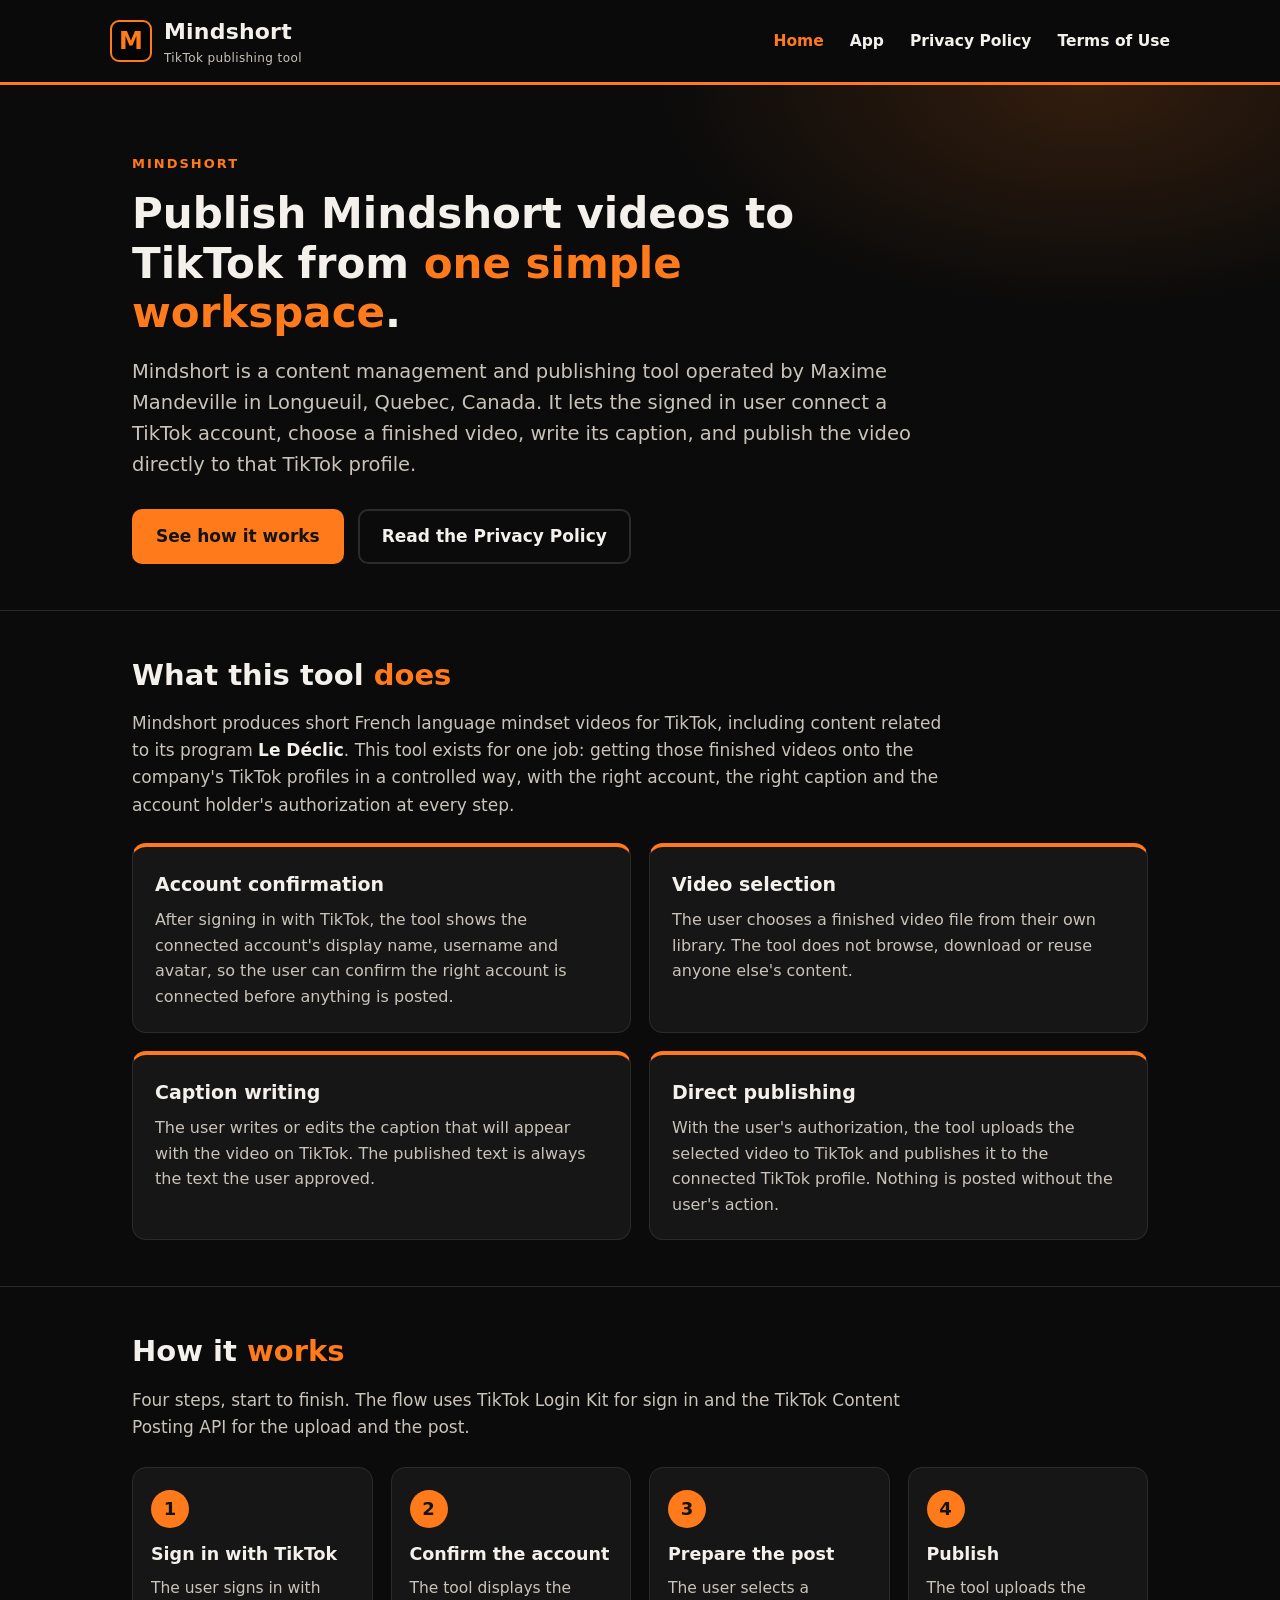
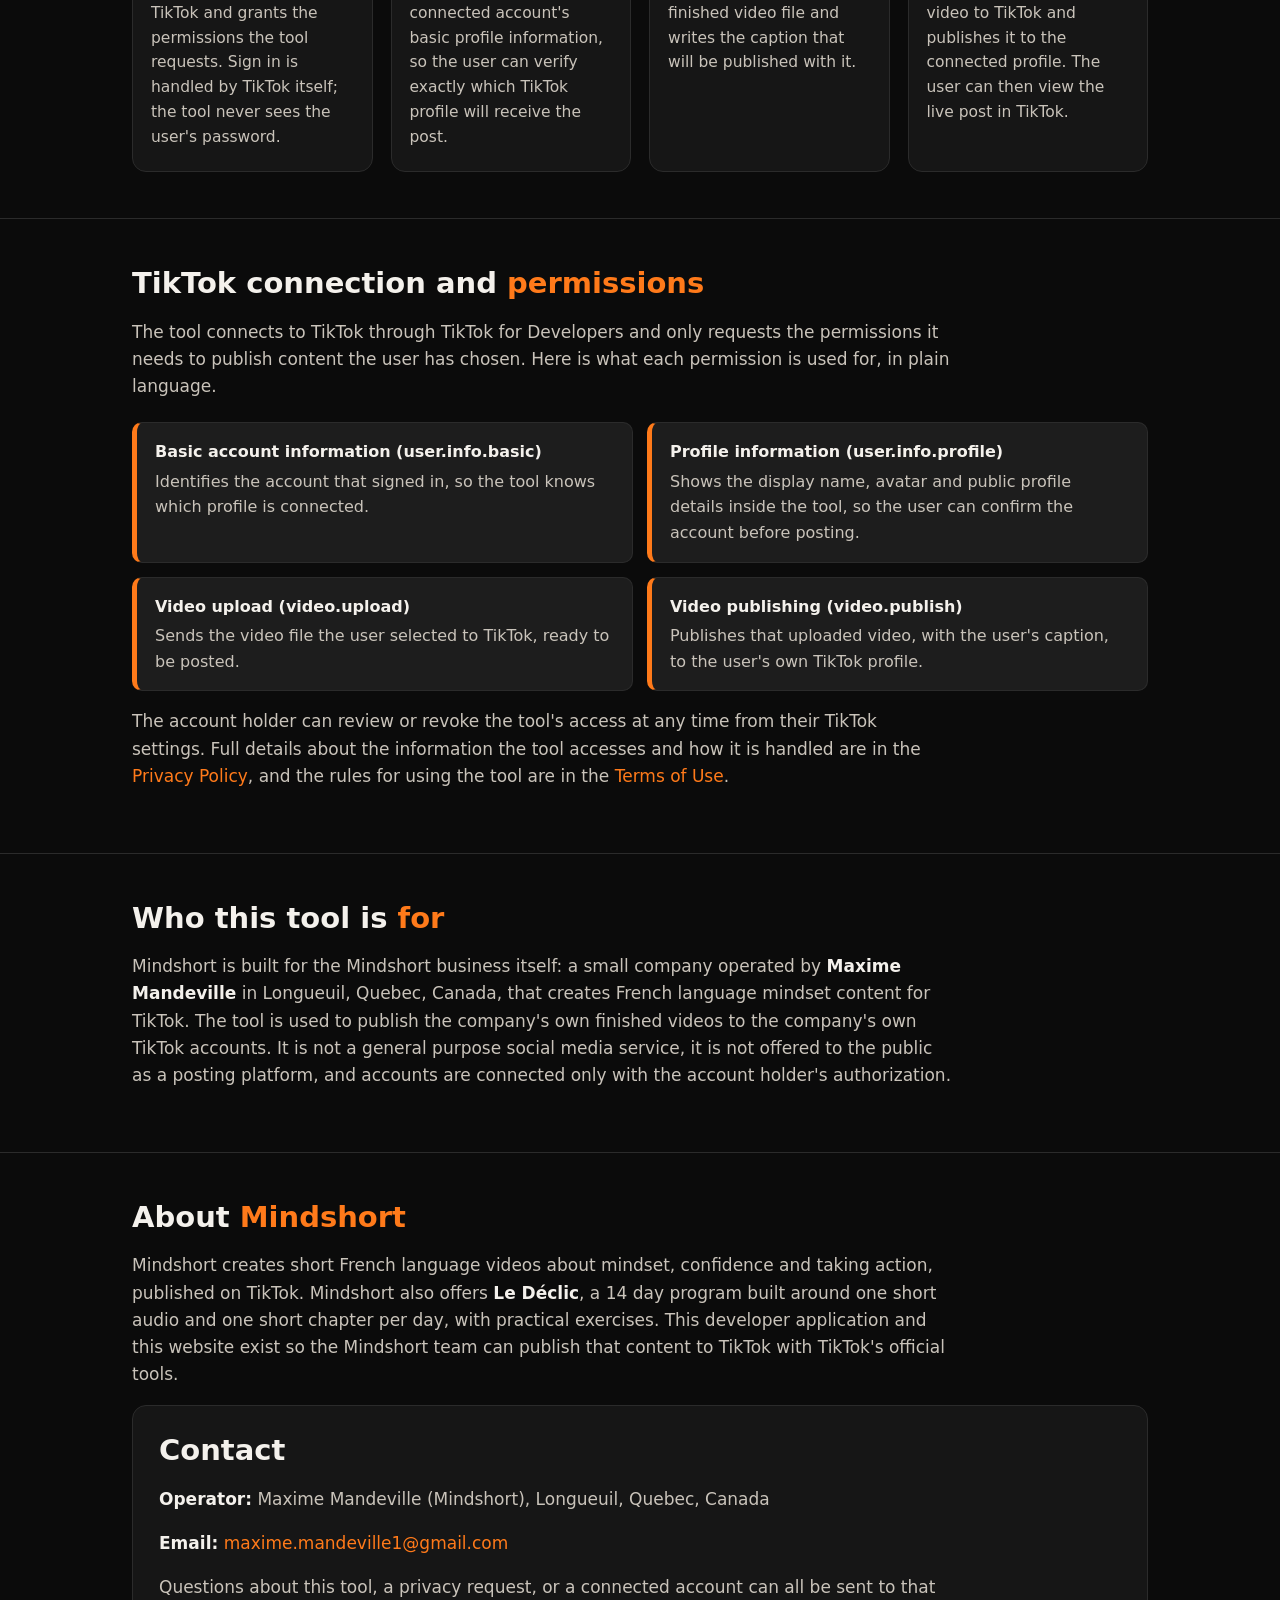
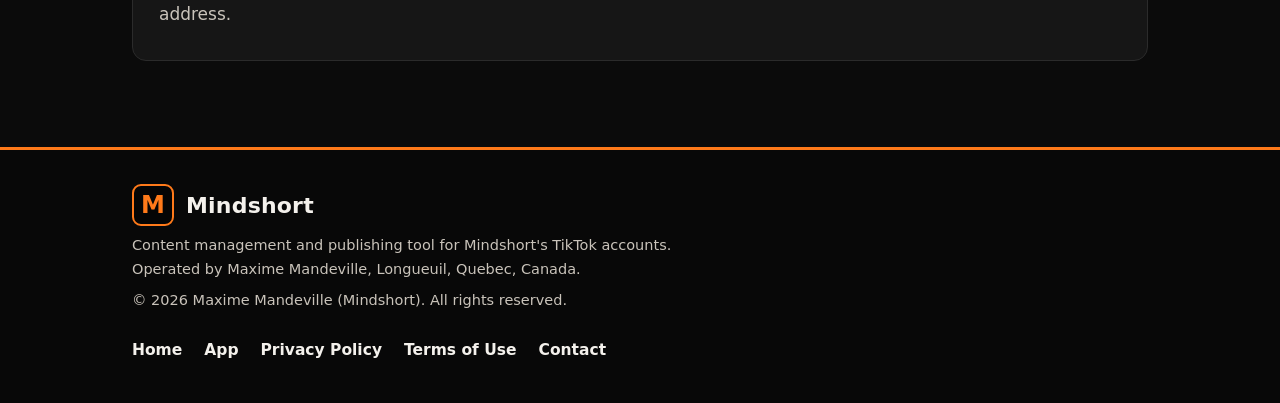
<file: index.html>
<!DOCTYPE html>
<html lang="en">
<head>
<meta charset="UTF-8">
<meta name="viewport" content="width=device-width, initial-scale=1.0">
<title>Mindshort | TikTok Content Publishing Tool</title>
<meta name="description" content="Mindshort is a content management and publishing tool that lets an authorized user connect a TikTok account, choose a video, write its caption and publish it to that TikTok profile.">
<link rel="icon" href="favicon.ico" sizes="any">
<link rel="icon" type="image/png" sizes="32x32" href="favicon-32x32.png">
<link rel="icon" type="image/png" sizes="192x192" href="favicon-192x192.png">
<link rel="apple-touch-icon" href="apple-touch-icon.png">
<link rel="stylesheet" href="style.css">
</head>
<body>

<header class="site-header">
  <div class="wrap header-inner">
    <a class="brand" href="index.html">
      <span class="brand-mark">M</span>
      <span class="brand-name">Mindshort
        <span class="brand-tag">TikTok publishing tool</span>
      </span>
    </a>
    <nav class="main-nav">
      <a href="index.html" class="active">Home</a>
      <a href="app.html">App</a>
      <a href="confidentialite.html">Privacy Policy</a>
      <a href="conditions.html">Terms of Use</a>
    </nav>
  </div>
</header>

<main>
  <section class="hero">
    <div class="wrap">
      <span class="eyebrow">Mindshort</span>
      <h1>Publish Mindshort videos to TikTok from <span class="accent">one simple workspace</span>.</h1>
      <p class="lead">Mindshort is a content management and publishing tool operated by Maxime Mandeville in Longueuil, Quebec, Canada. It lets the signed in user connect a TikTok account, choose a finished video, write its caption, and publish the video directly to that TikTok profile.</p>
      <div class="hero-actions">
        <a class="btn" href="#how-it-works">See how it works</a>
        <a class="btn ghost" href="confidentialite.html">Read the Privacy Policy</a>
      </div>
    </div>
  </section>

  <section class="section">
    <div class="wrap">
      <h2>What this tool <span class="accent">does</span></h2>
      <p>Mindshort produces short French language mindset videos for TikTok, including content related to its program <strong>Le Déclic</strong>. This tool exists for one job: getting those finished videos onto the company's TikTok profiles in a controlled way, with the right account, the right caption and the account holder's authorization at every step.</p>
      <div class="card-grid">
        <div class="card">
          <h3>Account confirmation</h3>
          <p>After signing in with TikTok, the tool shows the connected account's display name, username and avatar, so the user can confirm the right account is connected before anything is posted.</p>
        </div>
        <div class="card">
          <h3>Video selection</h3>
          <p>The user chooses a finished video file from their own library. The tool does not browse, download or reuse anyone else's content.</p>
        </div>
        <div class="card">
          <h3>Caption writing</h3>
          <p>The user writes or edits the caption that will appear with the video on TikTok. The published text is always the text the user approved.</p>
        </div>
        <div class="card">
          <h3>Direct publishing</h3>
          <p>With the user's authorization, the tool uploads the selected video to TikTok and publishes it to the connected TikTok profile. Nothing is posted without the user's action.</p>
        </div>
      </div>
    </div>
  </section>

  <section class="section" id="how-it-works">
    <div class="wrap">
      <h2>How it <span class="accent">works</span></h2>
      <p>Four steps, start to finish. The flow uses TikTok Login Kit for sign in and the TikTok Content Posting API for the upload and the post.</p>
      <div class="steps">
        <div class="step">
          <span class="step-number">1</span>
          <h3>Sign in with TikTok</h3>
          <p>The user signs in with TikTok and grants the permissions the tool requests. Sign in is handled by TikTok itself; the tool never sees the user's password.</p>
        </div>
        <div class="step">
          <span class="step-number">2</span>
          <h3>Confirm the account</h3>
          <p>The tool displays the connected account's basic profile information, so the user can verify exactly which TikTok profile will receive the post.</p>
        </div>
        <div class="step">
          <span class="step-number">3</span>
          <h3>Prepare the post</h3>
          <p>The user selects a finished video file and writes the caption that will be published with it.</p>
        </div>
        <div class="step">
          <span class="step-number">4</span>
          <h3>Publish</h3>
          <p>The tool uploads the video to TikTok and publishes it to the connected profile. The user can then view the live post in TikTok.</p>
        </div>
      </div>
    </div>
  </section>

  <section class="section">
    <div class="wrap">
      <h2>TikTok connection and <span class="accent">permissions</span></h2>
      <p>The tool connects to TikTok through TikTok for Developers and only requests the permissions it needs to publish content the user has chosen. Here is what each permission is used for, in plain language.</p>
      <ul class="scope-list">
        <li>
          <span class="scope-name">Basic account information (user.info.basic)</span>
          Identifies the account that signed in, so the tool knows which profile is connected.
        </li>
        <li>
          <span class="scope-name">Profile information (user.info.profile)</span>
          Shows the display name, avatar and public profile details inside the tool, so the user can confirm the account before posting.
        </li>
        <li>
          <span class="scope-name">Video upload (video.upload)</span>
          Sends the video file the user selected to TikTok, ready to be posted.
        </li>
        <li>
          <span class="scope-name">Video publishing (video.publish)</span>
          Publishes that uploaded video, with the user's caption, to the user's own TikTok profile.
        </li>
      </ul>
      <p>The account holder can review or revoke the tool's access at any time from their TikTok settings. Full details about the information the tool accesses and how it is handled are in the <a href="confidentialite.html">Privacy Policy</a>, and the rules for using the tool are in the <a href="conditions.html">Terms of Use</a>.</p>
    </div>
  </section>

  <section class="section">
    <div class="wrap">
      <h2>Who this tool is <span class="accent">for</span></h2>
      <p>Mindshort is built for the Mindshort business itself: a small company operated by <strong>Maxime Mandeville</strong> in Longueuil, Quebec, Canada, that creates French language mindset content for TikTok. The tool is used to publish the company's own finished videos to the company's own TikTok accounts. It is not a general purpose social media service, it is not offered to the public as a posting platform, and accounts are connected only with the account holder's authorization.</p>
    </div>
  </section>

  <section class="section">
    <div class="wrap">
      <h2>About <span class="accent">Mindshort</span></h2>
      <p>Mindshort creates short French language videos about mindset, confidence and taking action, published on TikTok. Mindshort also offers <strong>Le Déclic</strong>, a 14 day program built around one short audio and one short chapter per day, with practical exercises. This developer application and this website exist so the Mindshort team can publish that content to TikTok with TikTok's official tools.</p>
      <div class="contact-band">
        <h2>Contact</h2>
        <p><strong>Operator:</strong> Maxime Mandeville (Mindshort), Longueuil, Quebec, Canada</p>
        <p><strong>Email:</strong> <a href="mailto:maxime.mandeville1@gmail.com">maxime.mandeville1@gmail.com</a></p>
        <p>Questions about this tool, a privacy request, or a connected account can all be sent to that address.</p>
      </div>
    </div>
  </section>
</main>

<footer class="site-footer">
  <div class="wrap footer-inner">
    <div>
      <a class="brand" href="index.html">
        <span class="brand-mark">M</span>
        <span class="brand-name">Mindshort</span>
      </a>
      <p>Content management and publishing tool for Mindshort's TikTok accounts. Operated by Maxime Mandeville, Longueuil, Quebec, Canada.</p>
      <p>© 2026 Maxime Mandeville (Mindshort). All rights reserved.</p>
    </div>
    <nav class="footer-links">
      <a href="index.html">Home</a>
      <a href="app.html">App</a>
      <a href="confidentialite.html">Privacy Policy</a>
      <a href="conditions.html">Terms of Use</a>
      <a href="mailto:maxime.mandeville1@gmail.com">Contact</a>
    </nav>
  </div>
</footer>

</body>
</html>
</file>
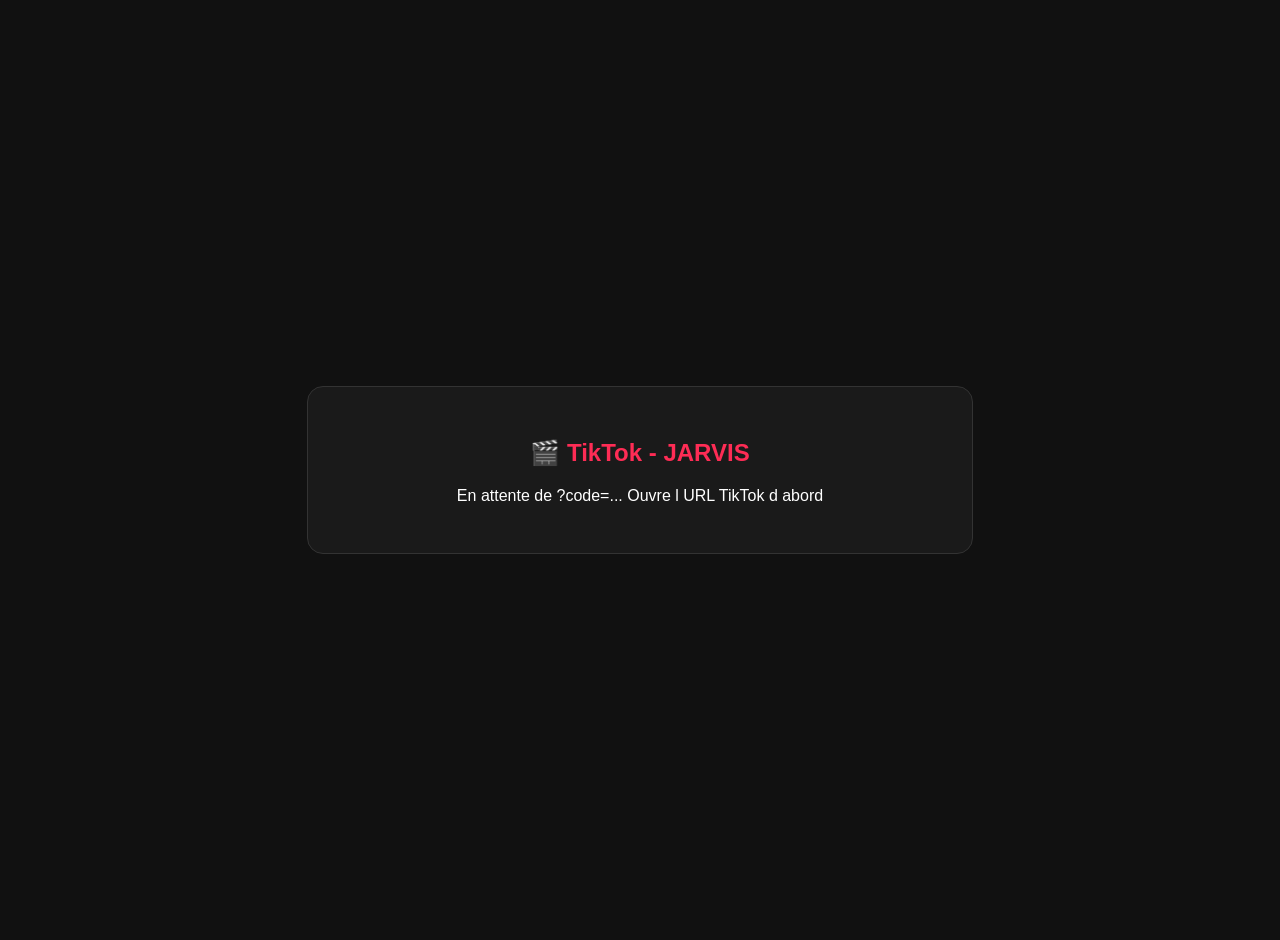
<file: callback/index.html>
<!DOCTYPE html><html lang="fr"><head><meta charset="UTF-8"><title>TikTok Auth</title><style>body{font-family:Arial;background:#111;color:#fff;display:flex;justify-content:center;align-items:center;min-height:100vh;margin:0;padding:20px}.box{background:#1a1a1a;padding:32px;border-radius:16px;max-width:600px;width:100%;border:1px solid #333;text-align:center}code{background:#000;padding:16px;display:block;border-radius:8px;word-break:break-all;margin:12px 0}</style></head><body><div class="box"><h2 style="color:#fe2c55">🎬 TikTok - JARVIS</h2><p id="msg">Vérif...</p><code id="c" style="display:none"></code><button id="b" style="display:none">📋 Copier</button></div><script>const p=new URLSearchParams(location.search),c=p.get('code');const m=document.getElementById('msg'),co=document.getElementById('c'),b=document.getElementById('b');if(c){m.innerHTML='✅ CODE TROUVÉ ! Copie vite :';co.textContent=c;co.style.display='block';b.style.display='block';b.onclick=()=>navigator.clipboard.writeText(c);}else{m.textContent='En attente de ?code=... Ouvre l URL TikTok d abord';}</script></body></html>
</file>
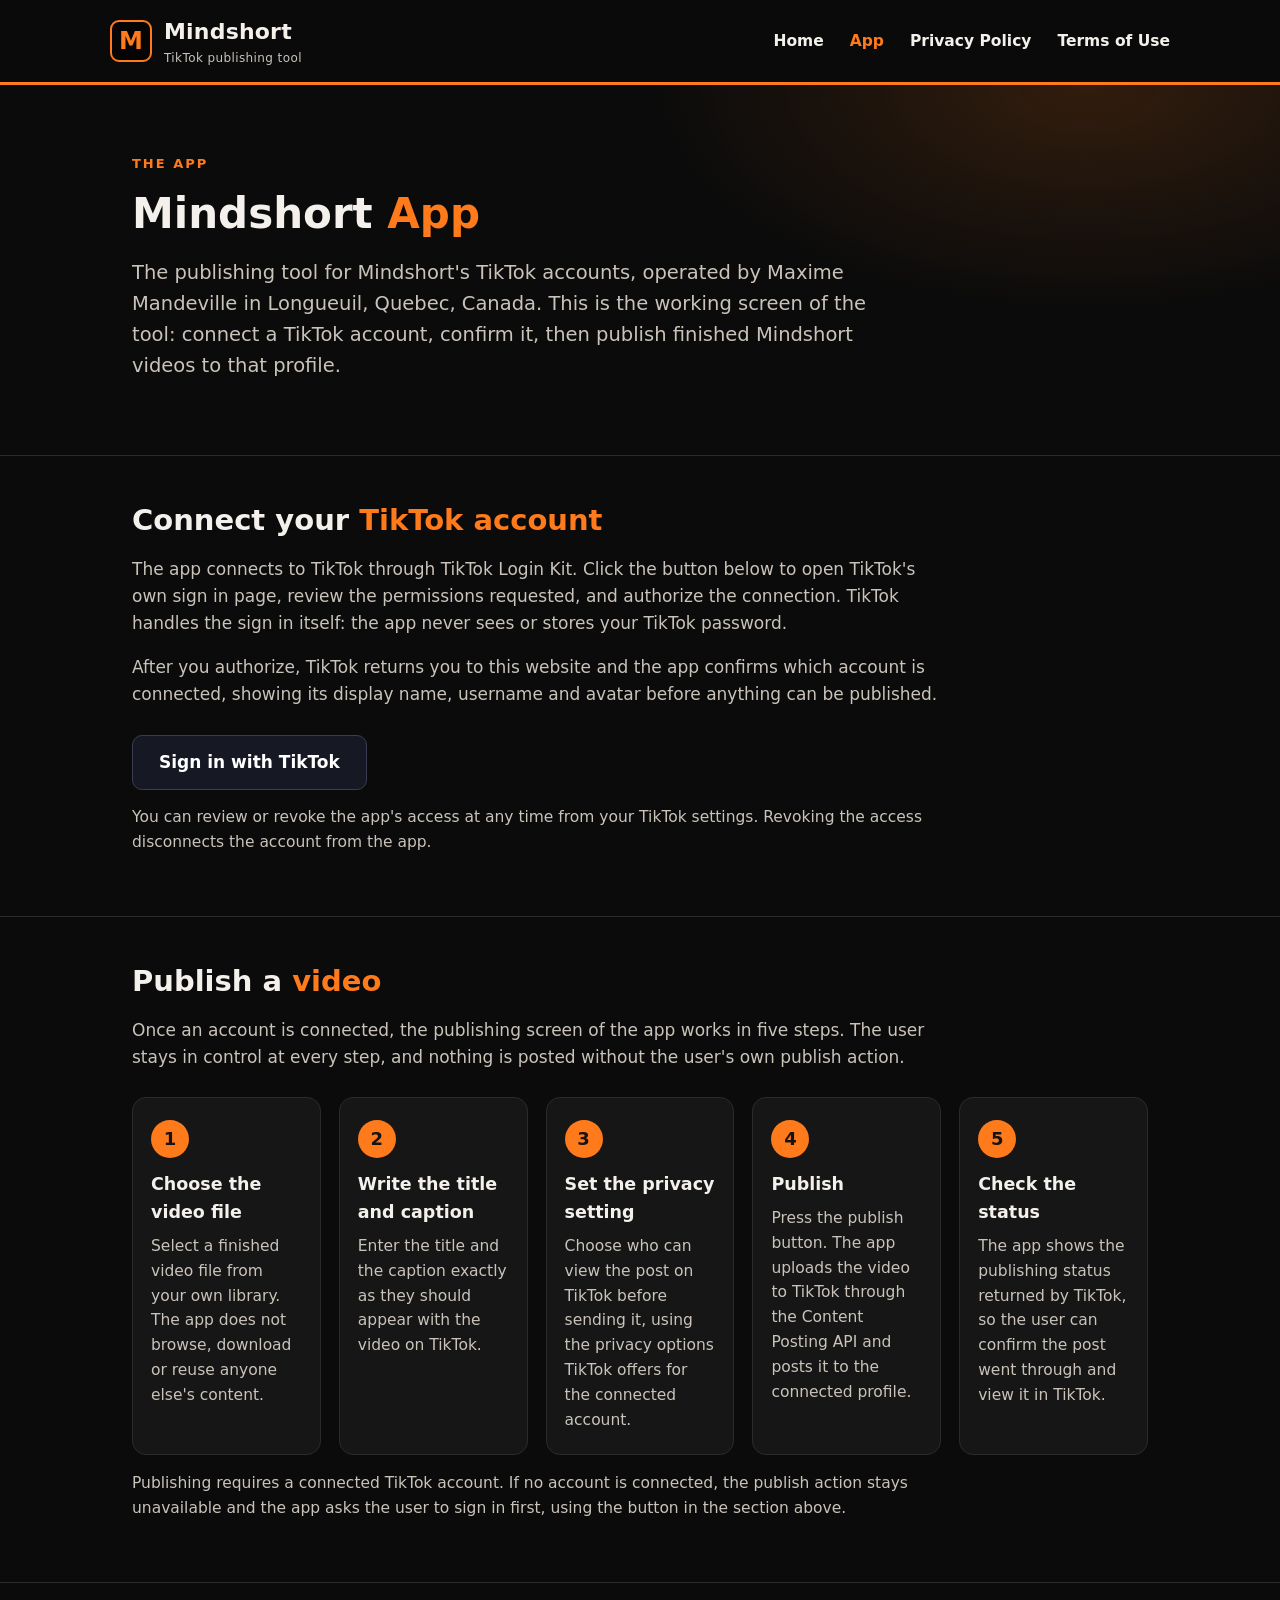
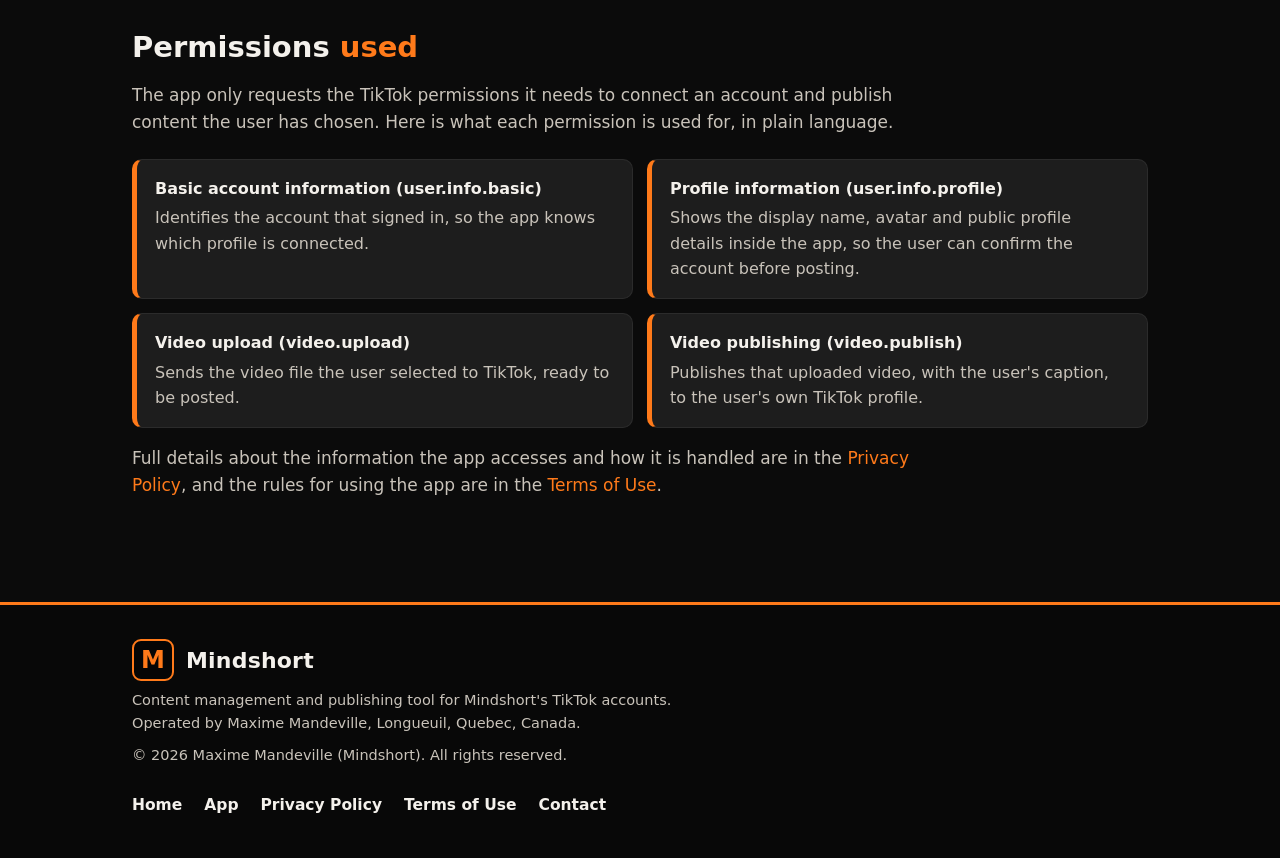
<file: app.html>
<!DOCTYPE html>
<html lang="en">
<head>
<meta charset="UTF-8">
<meta name="viewport" content="width=device-width, initial-scale=1.0">
<title>Mindshort App | Mindshort</title>
<meta name="description" content="The Mindshort app: connect a TikTok account with TikTok Login Kit, confirm the account, choose a finished video and publish it to that TikTok profile with the TikTok Content Posting API.">
<link rel="icon" href="favicon.ico" sizes="any">
<link rel="icon" type="image/png" sizes="32x32" href="favicon-32x32.png">
<link rel="icon" type="image/png" sizes="192x192" href="favicon-192x192.png">
<link rel="apple-touch-icon" href="apple-touch-icon.png">
<link rel="stylesheet" href="style.css">
</head>
<body>

<header class="site-header">
  <div class="wrap header-inner">
    <a class="brand" href="index.html">
      <span class="brand-mark">M</span>
      <span class="brand-name">Mindshort
        <span class="brand-tag">TikTok publishing tool</span>
      </span>
    </a>
    <nav class="main-nav">
      <a href="index.html">Home</a>
      <a href="app.html" class="active">App</a>
      <a href="confidentialite.html">Privacy Policy</a>
      <a href="conditions.html">Terms of Use</a>
    </nav>
  </div>
</header>

<main>
  <section class="hero">
    <div class="wrap">
      <span class="eyebrow">The app</span>
      <h1>Mindshort <span class="accent">App</span></h1>
      <p class="lead">The publishing tool for Mindshort's TikTok accounts, operated by Maxime Mandeville in Longueuil, Quebec, Canada. This is the working screen of the tool: connect a TikTok account, confirm it, then publish finished Mindshort videos to that profile.</p>
    </div>
  </section>

  <section class="section" id="connect">
    <div class="wrap">
      <h2>Connect your <span class="accent">TikTok account</span></h2>
      <p>The app connects to TikTok through TikTok Login Kit. Click the button below to open TikTok's own sign in page, review the permissions requested, and authorize the connection. TikTok handles the sign in itself: the app never sees or stores your TikTok password.</p>
      <p>After you authorize, TikTok returns you to this website and the app confirms which account is connected, showing its display name, username and avatar before anything can be published.</p>
      <div class="connect-actions">
        <a class="btn-tiktok" href="https://www.tiktok.com/v2/auth/authorize/?client_key=awx0e8of6xzxha2v&scope=user.info.basic,user.info.profile,video.upload,video.publish&response_type=code&redirect_uri=https://maximemandeville.github.io/callback/">Sign in with TikTok</a>
      </div>
      <p class="note">You can review or revoke the app's access at any time from your TikTok settings. Revoking the access disconnects the account from the app.</p>
    </div>
  </section>

  <section class="section" id="publish">
    <div class="wrap">
      <h2>Publish a <span class="accent">video</span></h2>
      <p>Once an account is connected, the publishing screen of the app works in five steps. The user stays in control at every step, and nothing is posted without the user's own publish action.</p>
      <div class="steps steps-five">
        <div class="step">
          <span class="step-number">1</span>
          <h3>Choose the video file</h3>
          <p>Select a finished video file from your own library. The app does not browse, download or reuse anyone else's content.</p>
        </div>
        <div class="step">
          <span class="step-number">2</span>
          <h3>Write the title and caption</h3>
          <p>Enter the title and the caption exactly as they should appear with the video on TikTok.</p>
        </div>
        <div class="step">
          <span class="step-number">3</span>
          <h3>Set the privacy setting</h3>
          <p>Choose who can view the post on TikTok before sending it, using the privacy options TikTok offers for the connected account.</p>
        </div>
        <div class="step">
          <span class="step-number">4</span>
          <h3>Publish</h3>
          <p>Press the publish button. The app uploads the video to TikTok through the Content Posting API and posts it to the connected profile.</p>
        </div>
        <div class="step">
          <span class="step-number">5</span>
          <h3>Check the status</h3>
          <p>The app shows the publishing status returned by TikTok, so the user can confirm the post went through and view it in TikTok.</p>
        </div>
      </div>
      <p class="note">Publishing requires a connected TikTok account. If no account is connected, the publish action stays unavailable and the app asks the user to sign in first, using the button in the section above.</p>
    </div>
  </section>

  <section class="section" id="permissions">
    <div class="wrap">
      <h2>Permissions <span class="accent">used</span></h2>
      <p>The app only requests the TikTok permissions it needs to connect an account and publish content the user has chosen. Here is what each permission is used for, in plain language.</p>
      <ul class="scope-list">
        <li>
          <span class="scope-name">Basic account information (user.info.basic)</span>
          Identifies the account that signed in, so the app knows which profile is connected.
        </li>
        <li>
          <span class="scope-name">Profile information (user.info.profile)</span>
          Shows the display name, avatar and public profile details inside the app, so the user can confirm the account before posting.
        </li>
        <li>
          <span class="scope-name">Video upload (video.upload)</span>
          Sends the video file the user selected to TikTok, ready to be posted.
        </li>
        <li>
          <span class="scope-name">Video publishing (video.publish)</span>
          Publishes that uploaded video, with the user's caption, to the user's own TikTok profile.
        </li>
      </ul>
      <p>Full details about the information the app accesses and how it is handled are in the <a href="confidentialite.html">Privacy Policy</a>, and the rules for using the app are in the <a href="conditions.html">Terms of Use</a>.</p>
    </div>
  </section>
</main>

<footer class="site-footer">
  <div class="wrap footer-inner">
    <div>
      <a class="brand" href="index.html">
        <span class="brand-mark">M</span>
        <span class="brand-name">Mindshort</span>
      </a>
      <p>Content management and publishing tool for Mindshort's TikTok accounts. Operated by Maxime Mandeville, Longueuil, Quebec, Canada.</p>
      <p>© 2026 Maxime Mandeville (Mindshort). All rights reserved.</p>
    </div>
    <nav class="footer-links">
      <a href="index.html">Home</a>
      <a href="app.html">App</a>
      <a href="confidentialite.html">Privacy Policy</a>
      <a href="conditions.html">Terms of Use</a>
      <a href="mailto:maxime.mandeville1@gmail.com">Contact</a>
    </nav>
  </div>
</footer>

</body>
</html>
</file>
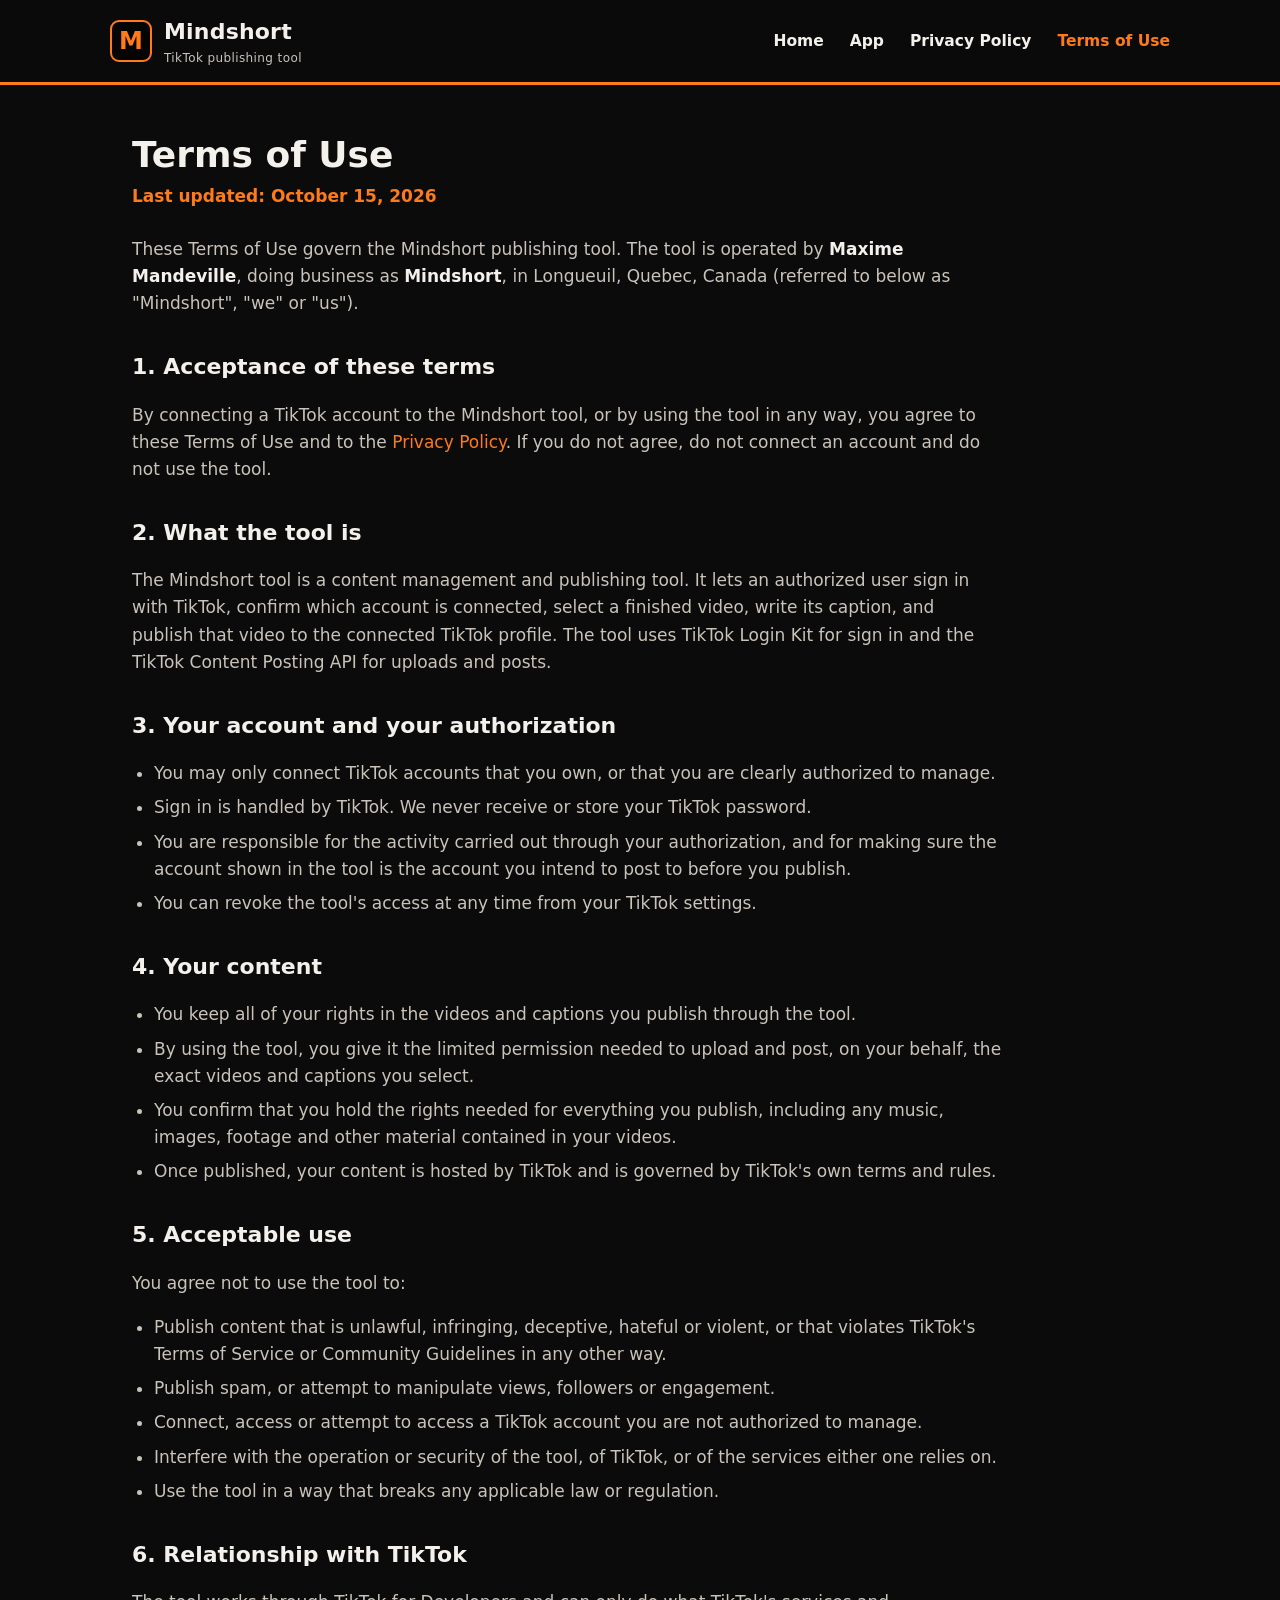
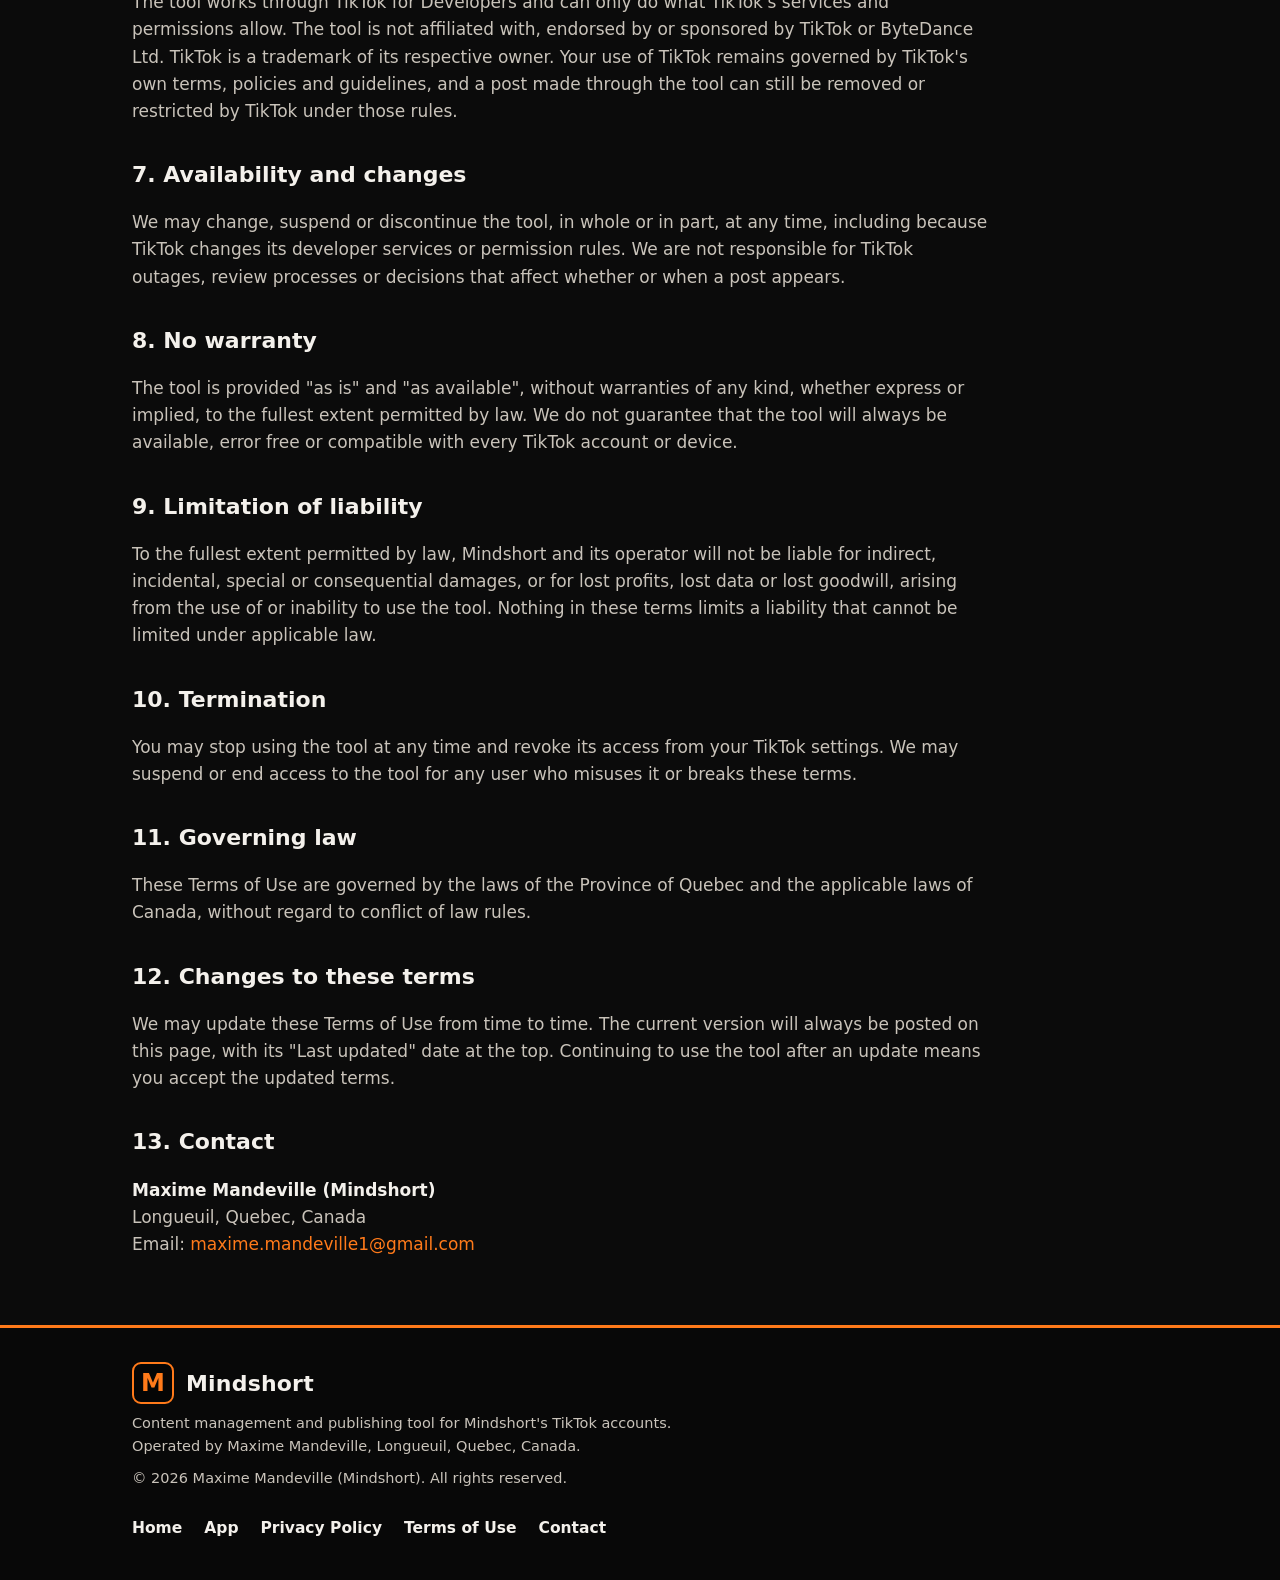
<file: conditions.html>
<!DOCTYPE html>
<html lang="en">
<head>
<meta charset="UTF-8">
<meta name="viewport" content="width=device-width, initial-scale=1.0">
<title>Terms of Use | Mindshort</title>
<meta name="description" content="Terms of Use for the Mindshort TikTok publishing tool: who operates it, what it does, your responsibilities for the content you publish, and the rules that apply.">
<link rel="icon" href="favicon.ico" sizes="any">
<link rel="icon" type="image/png" sizes="32x32" href="favicon-32x32.png">
<link rel="icon" type="image/png" sizes="192x192" href="favicon-192x192.png">
<link rel="apple-touch-icon" href="apple-touch-icon.png">
<link rel="stylesheet" href="style.css">
</head>
<body>

<header class="site-header">
  <div class="wrap header-inner">
    <a class="brand" href="index.html">
      <span class="brand-mark">M</span>
      <span class="brand-name">Mindshort
        <span class="brand-tag">TikTok publishing tool</span>
      </span>
    </a>
    <nav class="main-nav">
      <a href="index.html">Home</a>
      <a href="app.html">App</a>
      <a href="confidentialite.html">Privacy Policy</a>
      <a href="conditions.html" class="active">Terms of Use</a>
    </nav>
  </div>
</header>

<main class="doc">
  <div class="wrap">
    <h1>Terms of Use</h1>
    <p class="updated">Last updated: October 15, 2026</p>

    <p>These Terms of Use govern the Mindshort publishing tool. The tool is operated by <strong>Maxime Mandeville</strong>, doing business as <strong>Mindshort</strong>, in Longueuil, Quebec, Canada (referred to below as "Mindshort", "we" or "us").</p>

    <h2>1. Acceptance of these terms</h2>
    <p>By connecting a TikTok account to the Mindshort tool, or by using the tool in any way, you agree to these Terms of Use and to the <a href="confidentialite.html">Privacy Policy</a>. If you do not agree, do not connect an account and do not use the tool.</p>

    <h2>2. What the tool is</h2>
    <p>The Mindshort tool is a content management and publishing tool. It lets an authorized user sign in with TikTok, confirm which account is connected, select a finished video, write its caption, and publish that video to the connected TikTok profile. The tool uses TikTok Login Kit for sign in and the TikTok Content Posting API for uploads and posts.</p>

    <h2>3. Your account and your authorization</h2>
    <ul>
      <li>You may only connect TikTok accounts that you own, or that you are clearly authorized to manage.</li>
      <li>Sign in is handled by TikTok. We never receive or store your TikTok password.</li>
      <li>You are responsible for the activity carried out through your authorization, and for making sure the account shown in the tool is the account you intend to post to before you publish.</li>
      <li>You can revoke the tool's access at any time from your TikTok settings.</li>
    </ul>

    <h2>4. Your content</h2>
    <ul>
      <li>You keep all of your rights in the videos and captions you publish through the tool.</li>
      <li>By using the tool, you give it the limited permission needed to upload and post, on your behalf, the exact videos and captions you select.</li>
      <li>You confirm that you hold the rights needed for everything you publish, including any music, images, footage and other material contained in your videos.</li>
      <li>Once published, your content is hosted by TikTok and is governed by TikTok's own terms and rules.</li>
    </ul>

    <h2>5. Acceptable use</h2>
    <p>You agree not to use the tool to:</p>
    <ul>
      <li>Publish content that is unlawful, infringing, deceptive, hateful or violent, or that violates TikTok's Terms of Service or Community Guidelines in any other way.</li>
      <li>Publish spam, or attempt to manipulate views, followers or engagement.</li>
      <li>Connect, access or attempt to access a TikTok account you are not authorized to manage.</li>
      <li>Interfere with the operation or security of the tool, of TikTok, or of the services either one relies on.</li>
      <li>Use the tool in a way that breaks any applicable law or regulation.</li>
    </ul>

    <h2>6. Relationship with TikTok</h2>
    <p>The tool works through TikTok for Developers and can only do what TikTok's services and permissions allow. The tool is not affiliated with, endorsed by or sponsored by TikTok or ByteDance Ltd. TikTok is a trademark of its respective owner. Your use of TikTok remains governed by TikTok's own terms, policies and guidelines, and a post made through the tool can still be removed or restricted by TikTok under those rules.</p>

    <h2>7. Availability and changes</h2>
    <p>We may change, suspend or discontinue the tool, in whole or in part, at any time, including because TikTok changes its developer services or permission rules. We are not responsible for TikTok outages, review processes or decisions that affect whether or when a post appears.</p>

    <h2>8. No warranty</h2>
    <p>The tool is provided "as is" and "as available", without warranties of any kind, whether express or implied, to the fullest extent permitted by law. We do not guarantee that the tool will always be available, error free or compatible with every TikTok account or device.</p>

    <h2>9. Limitation of liability</h2>
    <p>To the fullest extent permitted by law, Mindshort and its operator will not be liable for indirect, incidental, special or consequential damages, or for lost profits, lost data or lost goodwill, arising from the use of or inability to use the tool. Nothing in these terms limits a liability that cannot be limited under applicable law.</p>

    <h2>10. Termination</h2>
    <p>You may stop using the tool at any time and revoke its access from your TikTok settings. We may suspend or end access to the tool for any user who misuses it or breaks these terms.</p>

    <h2>11. Governing law</h2>
    <p>These Terms of Use are governed by the laws of the Province of Quebec and the applicable laws of Canada, without regard to conflict of law rules.</p>

    <h2>12. Changes to these terms</h2>
    <p>We may update these Terms of Use from time to time. The current version will always be posted on this page, with its "Last updated" date at the top. Continuing to use the tool after an update means you accept the updated terms.</p>

    <h2>13. Contact</h2>
    <p><strong>Maxime Mandeville (Mindshort)</strong><br>
    Longueuil, Quebec, Canada<br>
    Email: <a href="mailto:maxime.mandeville1@gmail.com">maxime.mandeville1@gmail.com</a></p>
  </div>
</main>

<footer class="site-footer">
  <div class="wrap footer-inner">
    <div>
      <a class="brand" href="index.html">
        <span class="brand-mark">M</span>
        <span class="brand-name">Mindshort</span>
      </a>
      <p>Content management and publishing tool for Mindshort's TikTok accounts. Operated by Maxime Mandeville, Longueuil, Quebec, Canada.</p>
      <p>© 2026 Maxime Mandeville (Mindshort). All rights reserved.</p>
    </div>
    <nav class="footer-links">
      <a href="index.html">Home</a>
      <a href="app.html">App</a>
      <a href="confidentialite.html">Privacy Policy</a>
      <a href="conditions.html">Terms of Use</a>
      <a href="mailto:maxime.mandeville1@gmail.com">Contact</a>
    </nav>
  </div>
</footer>

</body>
</html>
</file>
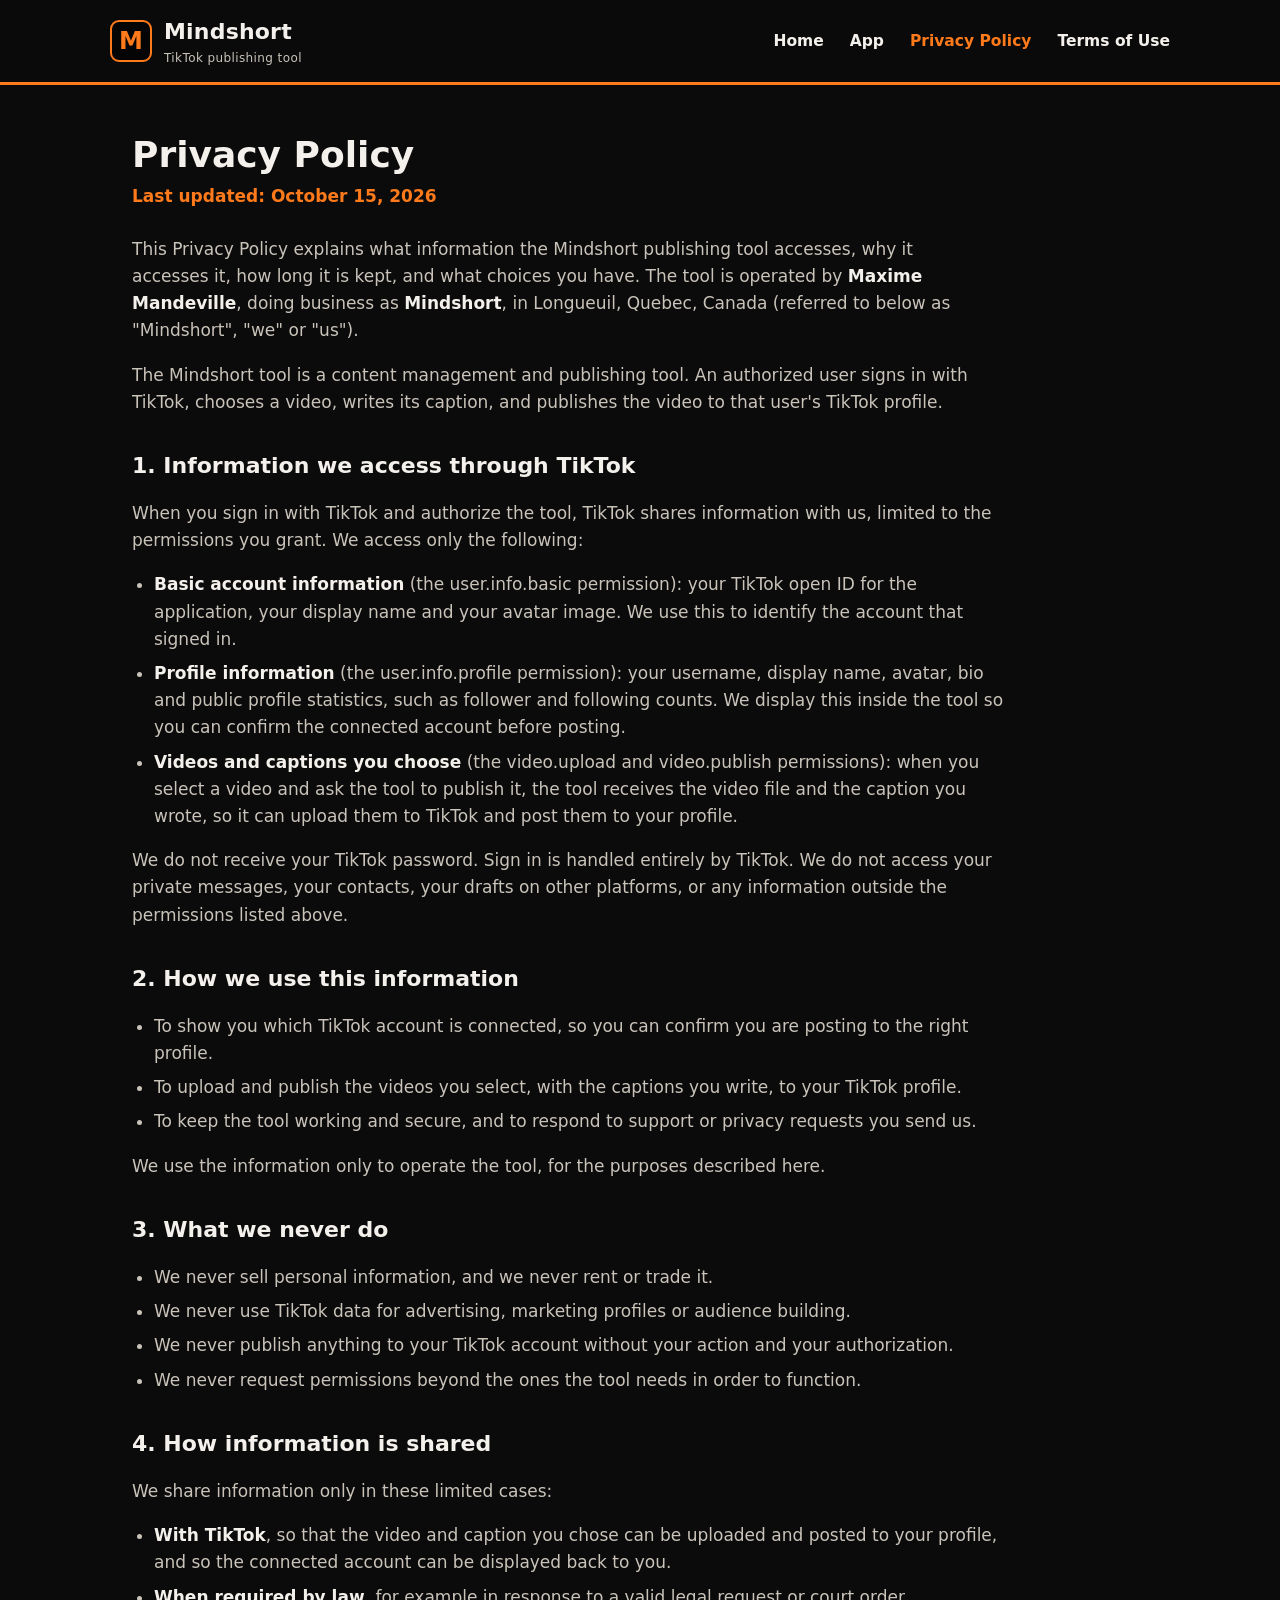
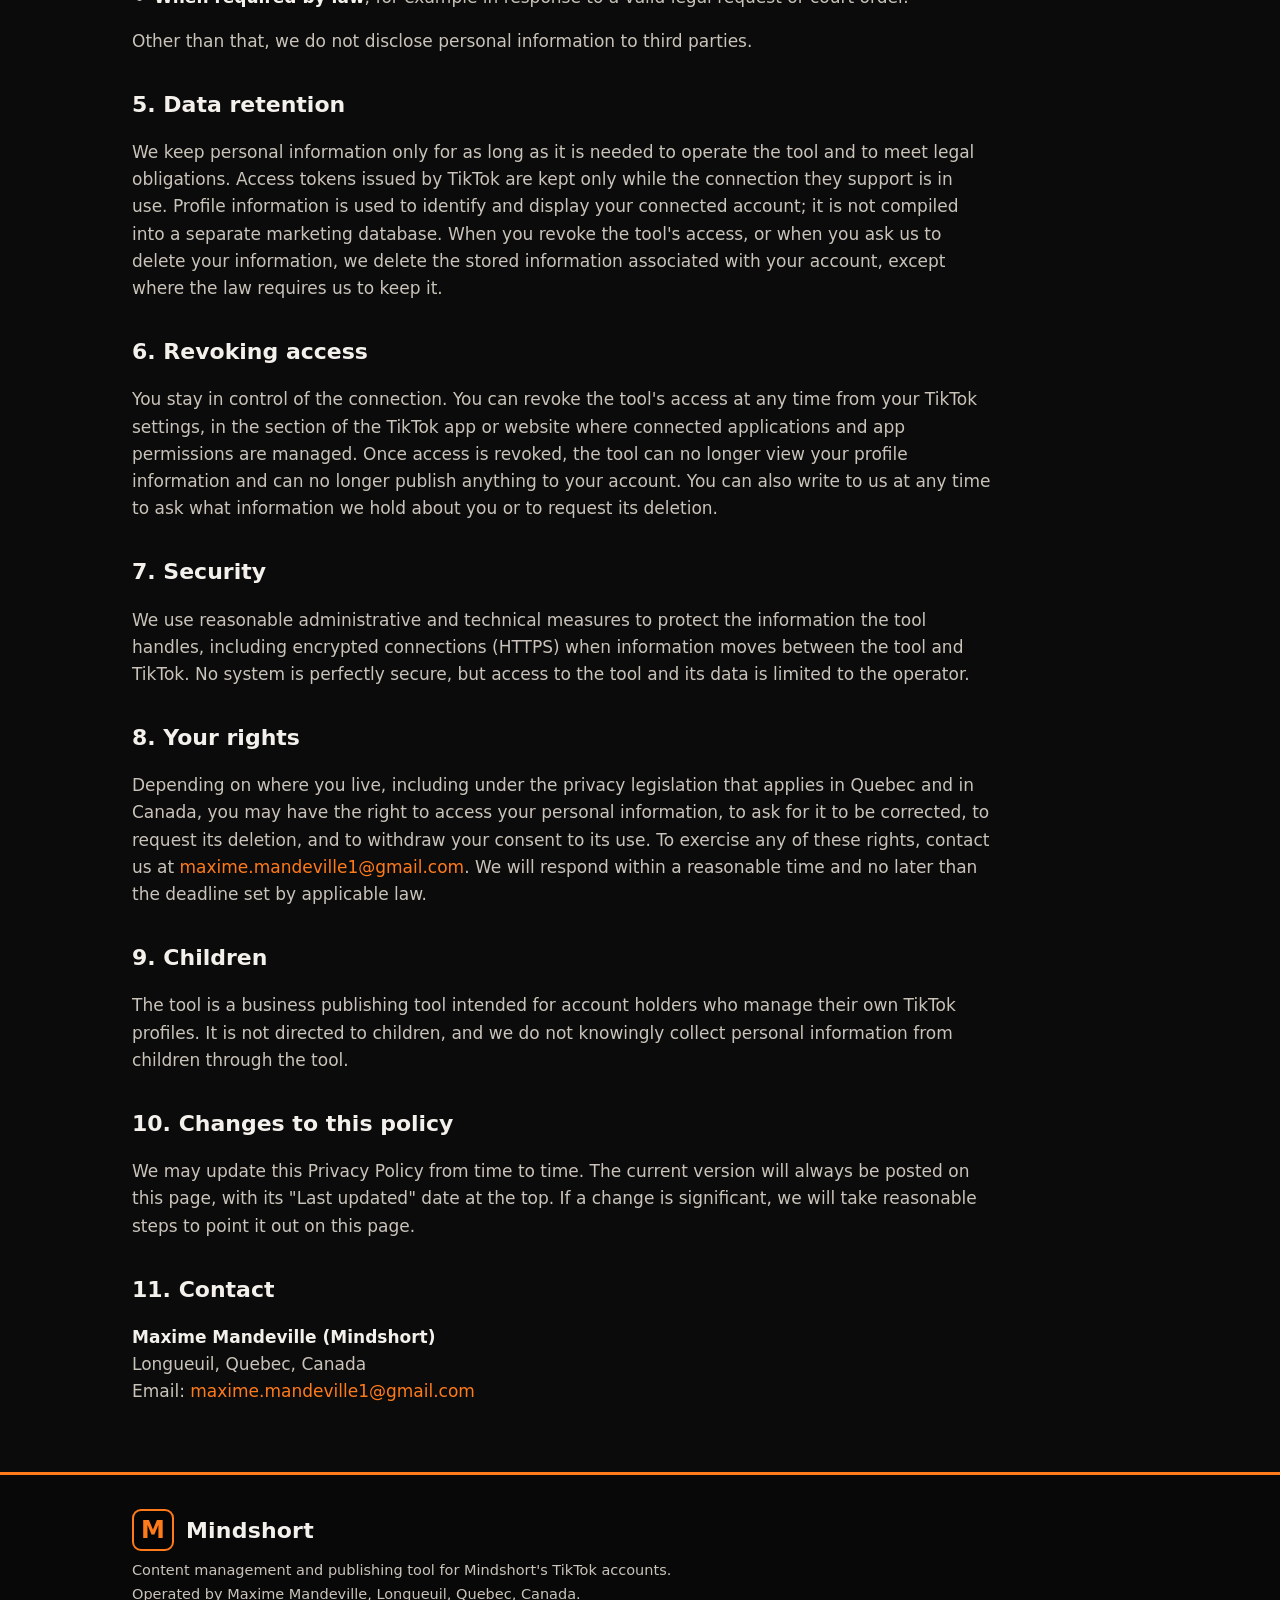
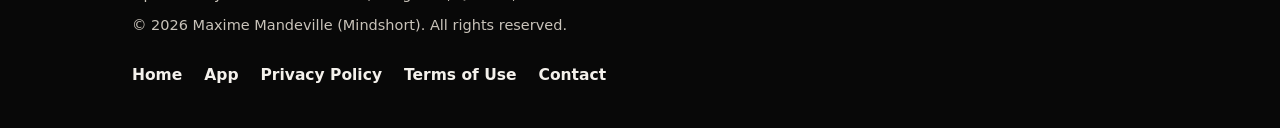
<file: confidentialite.html>
<!DOCTYPE html>
<html lang="en">
<head>
<meta charset="UTF-8">
<meta name="viewport" content="width=device-width, initial-scale=1.0">
<title>Privacy Policy | Mindshort</title>
<meta name="description" content="Privacy Policy for the Mindshort TikTok publishing tool: what information it accesses through TikTok, how it is used, how long it is kept, and how to revoke access or request deletion.">
<link rel="icon" href="favicon.ico" sizes="any">
<link rel="icon" type="image/png" sizes="32x32" href="favicon-32x32.png">
<link rel="icon" type="image/png" sizes="192x192" href="favicon-192x192.png">
<link rel="apple-touch-icon" href="apple-touch-icon.png">
<link rel="stylesheet" href="style.css">
</head>
<body>

<header class="site-header">
  <div class="wrap header-inner">
    <a class="brand" href="index.html">
      <span class="brand-mark">M</span>
      <span class="brand-name">Mindshort
        <span class="brand-tag">TikTok publishing tool</span>
      </span>
    </a>
    <nav class="main-nav">
      <a href="index.html">Home</a>
      <a href="app.html">App</a>
      <a href="confidentialite.html" class="active">Privacy Policy</a>
      <a href="conditions.html">Terms of Use</a>
    </nav>
  </div>
</header>

<main class="doc">
  <div class="wrap">
    <h1>Privacy Policy</h1>
    <p class="updated">Last updated: October 15, 2026</p>

    <p>This Privacy Policy explains what information the Mindshort publishing tool accesses, why it accesses it, how long it is kept, and what choices you have. The tool is operated by <strong>Maxime Mandeville</strong>, doing business as <strong>Mindshort</strong>, in Longueuil, Quebec, Canada (referred to below as "Mindshort", "we" or "us").</p>
    <p>The Mindshort tool is a content management and publishing tool. An authorized user signs in with TikTok, chooses a video, writes its caption, and publishes the video to that user's TikTok profile.</p>

    <h2>1. Information we access through TikTok</h2>
    <p>When you sign in with TikTok and authorize the tool, TikTok shares information with us, limited to the permissions you grant. We access only the following:</p>
    <ul>
      <li><strong>Basic account information</strong> (the user.info.basic permission): your TikTok open ID for the application, your display name and your avatar image. We use this to identify the account that signed in.</li>
      <li><strong>Profile information</strong> (the user.info.profile permission): your username, display name, avatar, bio and public profile statistics, such as follower and following counts. We display this inside the tool so you can confirm the connected account before posting.</li>
      <li><strong>Videos and captions you choose</strong> (the video.upload and video.publish permissions): when you select a video and ask the tool to publish it, the tool receives the video file and the caption you wrote, so it can upload them to TikTok and post them to your profile.</li>
    </ul>
    <p>We do not receive your TikTok password. Sign in is handled entirely by TikTok. We do not access your private messages, your contacts, your drafts on other platforms, or any information outside the permissions listed above.</p>

    <h2>2. How we use this information</h2>
    <ul>
      <li>To show you which TikTok account is connected, so you can confirm you are posting to the right profile.</li>
      <li>To upload and publish the videos you select, with the captions you write, to your TikTok profile.</li>
      <li>To keep the tool working and secure, and to respond to support or privacy requests you send us.</li>
    </ul>
    <p>We use the information only to operate the tool, for the purposes described here.</p>

    <h2>3. What we never do</h2>
    <ul>
      <li>We never sell personal information, and we never rent or trade it.</li>
      <li>We never use TikTok data for advertising, marketing profiles or audience building.</li>
      <li>We never publish anything to your TikTok account without your action and your authorization.</li>
      <li>We never request permissions beyond the ones the tool needs in order to function.</li>
    </ul>

    <h2>4. How information is shared</h2>
    <p>We share information only in these limited cases:</p>
    <ul>
      <li><strong>With TikTok</strong>, so that the video and caption you chose can be uploaded and posted to your profile, and so the connected account can be displayed back to you.</li>
      <li><strong>When required by law</strong>, for example in response to a valid legal request or court order.</li>
    </ul>
    <p>Other than that, we do not disclose personal information to third parties.</p>

    <h2>5. Data retention</h2>
    <p>We keep personal information only for as long as it is needed to operate the tool and to meet legal obligations. Access tokens issued by TikTok are kept only while the connection they support is in use. Profile information is used to identify and display your connected account; it is not compiled into a separate marketing database. When you revoke the tool's access, or when you ask us to delete your information, we delete the stored information associated with your account, except where the law requires us to keep it.</p>

    <h2>6. Revoking access</h2>
    <p>You stay in control of the connection. You can revoke the tool's access at any time from your TikTok settings, in the section of the TikTok app or website where connected applications and app permissions are managed. Once access is revoked, the tool can no longer view your profile information and can no longer publish anything to your account. You can also write to us at any time to ask what information we hold about you or to request its deletion.</p>

    <h2>7. Security</h2>
    <p>We use reasonable administrative and technical measures to protect the information the tool handles, including encrypted connections (HTTPS) when information moves between the tool and TikTok. No system is perfectly secure, but access to the tool and its data is limited to the operator.</p>

    <h2>8. Your rights</h2>
    <p>Depending on where you live, including under the privacy legislation that applies in Quebec and in Canada, you may have the right to access your personal information, to ask for it to be corrected, to request its deletion, and to withdraw your consent to its use. To exercise any of these rights, contact us at <a href="mailto:maxime.mandeville1@gmail.com">maxime.mandeville1@gmail.com</a>. We will respond within a reasonable time and no later than the deadline set by applicable law.</p>

    <h2>9. Children</h2>
    <p>The tool is a business publishing tool intended for account holders who manage their own TikTok profiles. It is not directed to children, and we do not knowingly collect personal information from children through the tool.</p>

    <h2>10. Changes to this policy</h2>
    <p>We may update this Privacy Policy from time to time. The current version will always be posted on this page, with its "Last updated" date at the top. If a change is significant, we will take reasonable steps to point it out on this page.</p>

    <h2>11. Contact</h2>
    <p><strong>Maxime Mandeville (Mindshort)</strong><br>
    Longueuil, Quebec, Canada<br>
    Email: <a href="mailto:maxime.mandeville1@gmail.com">maxime.mandeville1@gmail.com</a></p>
  </div>
</main>

<footer class="site-footer">
  <div class="wrap footer-inner">
    <div>
      <a class="brand" href="index.html">
        <span class="brand-mark">M</span>
        <span class="brand-name">Mindshort</span>
      </a>
      <p>Content management and publishing tool for Mindshort's TikTok accounts. Operated by Maxime Mandeville, Longueuil, Quebec, Canada.</p>
      <p>© 2026 Maxime Mandeville (Mindshort). All rights reserved.</p>
    </div>
    <nav class="footer-links">
      <a href="index.html">Home</a>
      <a href="app.html">App</a>
      <a href="confidentialite.html">Privacy Policy</a>
      <a href="conditions.html">Terms of Use</a>
      <a href="mailto:maxime.mandeville1@gmail.com">Contact</a>
    </nav>
  </div>
</footer>

</body>
</html>
</file>
<file: style.css>
/* Mindshort developer app site. Black and orange brand theme. */

:root {
  --black: #0b0b0b;
  --panel: #161616;
  --panel-alt: #1d1d1d;
  --line: #2b2b2b;
  --text: #f4f1ec;
  --muted: #c9c3ba;
  --orange: #ff7a1a;
  --orange-dark: #e05f00;
  --radius: 14px;
}

* {
  box-sizing: border-box;
}

html {
  scroll-behavior: smooth;
}

body {
  margin: 0;
  background: var(--black);
  color: var(--text);
  font-family: "Segoe UI", system-ui, -apple-system, Arial, sans-serif;
  line-height: 1.6;
  font-size: 17px;
}

a {
  color: var(--orange);
  text-decoration: none;
}

a:hover {
  text-decoration: underline;
}

.wrap {
  max-width: 1060px;
  margin: 0 auto;
  padding: 0 22px;
}

/* Header */

.site-header {
  position: sticky;
  top: 0;
  z-index: 10;
  background: rgba(11, 11, 11, 0.96);
  border-bottom: 3px solid var(--orange);
}

.header-inner {
  display: flex;
  align-items: center;
  justify-content: space-between;
  gap: 18px;
  padding: 14px 0;
}

.brand {
  display: flex;
  align-items: center;
  gap: 12px;
  color: var(--text);
}

.brand:hover {
  text-decoration: none;
}

.brand-mark {
  display: inline-flex;
  align-items: center;
  justify-content: center;
  width: 42px;
  height: 42px;
  background: #050505;
  color: var(--orange);
  border: 2px solid var(--orange);
  font-weight: 800;
  font-size: 24px;
  border-radius: 9px;
  line-height: 1;
}

.brand-name {
  font-size: 22px;
  font-weight: 700;
  letter-spacing: 0.2px;
}

.brand-tag {
  display: block;
  font-size: 12px;
  font-weight: 400;
  color: var(--muted);
  letter-spacing: 0.4px;
}

.main-nav {
  display: flex;
  gap: 26px;
  flex-wrap: wrap;
}

.main-nav a {
  color: var(--text);
  font-weight: 600;
  font-size: 15.5px;
}

.main-nav a.active {
  color: var(--orange);
}

/* Hero */

.hero {
  padding: 64px 0 46px;
  border-bottom: 1px solid var(--line);
  background:
    radial-gradient(620px 320px at 85% 0%, rgba(255, 122, 26, 0.16), rgba(255, 122, 26, 0) 70%),
    var(--black);
}

.eyebrow {
  display: inline-block;
  color: var(--orange);
  font-weight: 700;
  font-size: 13px;
  letter-spacing: 2px;
  text-transform: uppercase;
  margin-bottom: 14px;
}

.hero h1 {
  font-size: 42px;
  line-height: 1.18;
  margin: 0 0 18px;
  max-width: 760px;
}

.hero h1 .accent {
  color: var(--orange);
}

.hero p.lead {
  font-size: 19.5px;
  color: var(--muted);
  max-width: 780px;
  margin: 0 0 28px;
}

.hero-actions {
  display: flex;
  gap: 14px;
  flex-wrap: wrap;
}

.btn {
  display: inline-block;
  background: var(--orange);
  color: #141414;
  font-weight: 700;
  padding: 12px 22px;
  border-radius: 10px;
  border: 2px solid var(--orange);
}

.btn:hover {
  background: var(--orange-dark);
  border-color: var(--orange-dark);
  text-decoration: none;
}

.btn.ghost {
  background: transparent;
  color: var(--text);
  border-color: var(--line);
}

.btn.ghost:hover {
  border-color: var(--orange);
  color: var(--orange);
}

/* Sections */

.section {
  padding: 46px 0;
  border-bottom: 1px solid var(--line);
}

.section:last-of-type {
  border-bottom: none;
}

.section h2 {
  font-size: 29px;
  margin: 0 0 14px;
  line-height: 1.25;
}

.section h2 .accent {
  color: var(--orange);
}

.section p {
  color: var(--muted);
  max-width: 820px;
}

.section p strong,
.section li strong {
  color: var(--text);
}

.card-grid {
  display: grid;
  grid-template-columns: repeat(2, 1fr);
  gap: 18px;
  margin-top: 24px;
}

.card {
  background: var(--panel);
  border: 1px solid var(--line);
  border-top: 4px solid var(--orange);
  border-radius: var(--radius);
  padding: 22px;
}

.card h3 {
  margin: 0 0 8px;
  font-size: 19px;
}

.card p {
  margin: 0;
  font-size: 16px;
}

/* Steps */

.steps {
  display: grid;
  grid-template-columns: repeat(4, 1fr);
  gap: 18px;
  margin-top: 26px;
  counter-reset: step;
}

.step {
  background: var(--panel);
  border: 1px solid var(--line);
  border-radius: var(--radius);
  padding: 22px 18px;
}

.step-number {
  display: inline-flex;
  align-items: center;
  justify-content: center;
  width: 38px;
  height: 38px;
  border-radius: 50%;
  background: var(--orange);
  color: #141414;
  font-weight: 800;
  font-size: 18px;
  margin-bottom: 12px;
}

.step h3 {
  margin: 0 0 8px;
  font-size: 17.5px;
}

.step p {
  margin: 0;
  font-size: 15.5px;
}

/* Scope list */

.scope-list {
  list-style: none;
  margin: 22px 0 0;
  padding: 0;
  display: grid;
  grid-template-columns: repeat(2, 1fr);
  gap: 14px;
}

.scope-list li {
  background: var(--panel-alt);
  border: 1px solid var(--line);
  border-left: 5px solid var(--orange);
  border-radius: 10px;
  padding: 16px 18px;
  color: var(--muted);
  font-size: 16px;
}

.scope-list .scope-name {
  display: block;
  color: var(--text);
  font-weight: 700;
  margin-bottom: 4px;
}

/* Policy and terms pages */

.doc {
  padding: 48px 0 10px;
}

.doc h1 {
  font-size: 36px;
  margin: 0 0 6px;
  line-height: 1.2;
}

.doc .updated {
  color: var(--orange);
  font-weight: 600;
  margin: 0 0 26px;
}

.doc h2 {
  font-size: 22px;
  margin: 32px 0 10px;
  color: var(--text);
}

.doc p,
.doc li {
  color: var(--muted);
  max-width: 860px;
}

.doc ul {
  padding-left: 22px;
}

.doc li {
  margin-bottom: 7px;
}

.doc strong {
  color: var(--text);
}

/* Contact band */

.contact-band {
  background: var(--panel);
  border: 1px solid var(--line);
  border-radius: var(--radius);
  padding: 26px;
  margin-top: 8px;
}

.contact-band h2 {
  margin-top: 0;
}

.contact-band p {
  margin-bottom: 6px;
}

/* Footer */

.site-footer {
  border-top: 3px solid var(--orange);
  background: #080808;
  padding: 34px 0 40px;
  margin-top: 40px;
}

.footer-inner {
  display: flex;
  justify-content: space-between;
  gap: 26px;
  flex-wrap: wrap;
}

.footer-links {
  display: flex;
  gap: 22px;
  flex-wrap: wrap;
}

.footer-links a {
  color: var(--text);
  font-weight: 600;
  font-size: 15.5px;
}

.site-footer p {
  color: var(--muted);
  font-size: 14.5px;
  margin: 8px 0 0;
  max-width: 560px;
}

/* App page */

.connect-actions {
  margin: 26px 0 6px;
}

.btn-tiktok {
  display: inline-flex;
  align-items: center;
  gap: 10px;
  background: #161823;
  color: #ffffff;
  font-weight: 700;
  font-size: 17px;
  padding: 13px 26px;
  border-radius: 10px;
  border: 1px solid #3a3d52;
}

.btn-tiktok:hover {
  background: #000000;
  border-color: #fe2c55;
  text-decoration: none;
}

.section p.note {
  font-size: 15.5px;
}

.steps-five {
  grid-template-columns: repeat(5, 1fr);
}

/* Responsive */

@media (max-width: 860px) {
  .steps {
    grid-template-columns: repeat(2, 1fr);
  }
}

@media (max-width: 680px) {
  body {
    font-size: 16px;
  }

  .header-inner {
    flex-direction: column;
    align-items: flex-start;
  }

  .hero {
    padding: 44px 0 34px;
  }

  .hero h1 {
    font-size: 31px;
  }

  .hero p.lead {
    font-size: 17.5px;
  }

  .card-grid,
  .scope-list,
  .steps {
    grid-template-columns: 1fr;
  }

  .doc h1 {
    font-size: 29px;
  }
}
</file>
